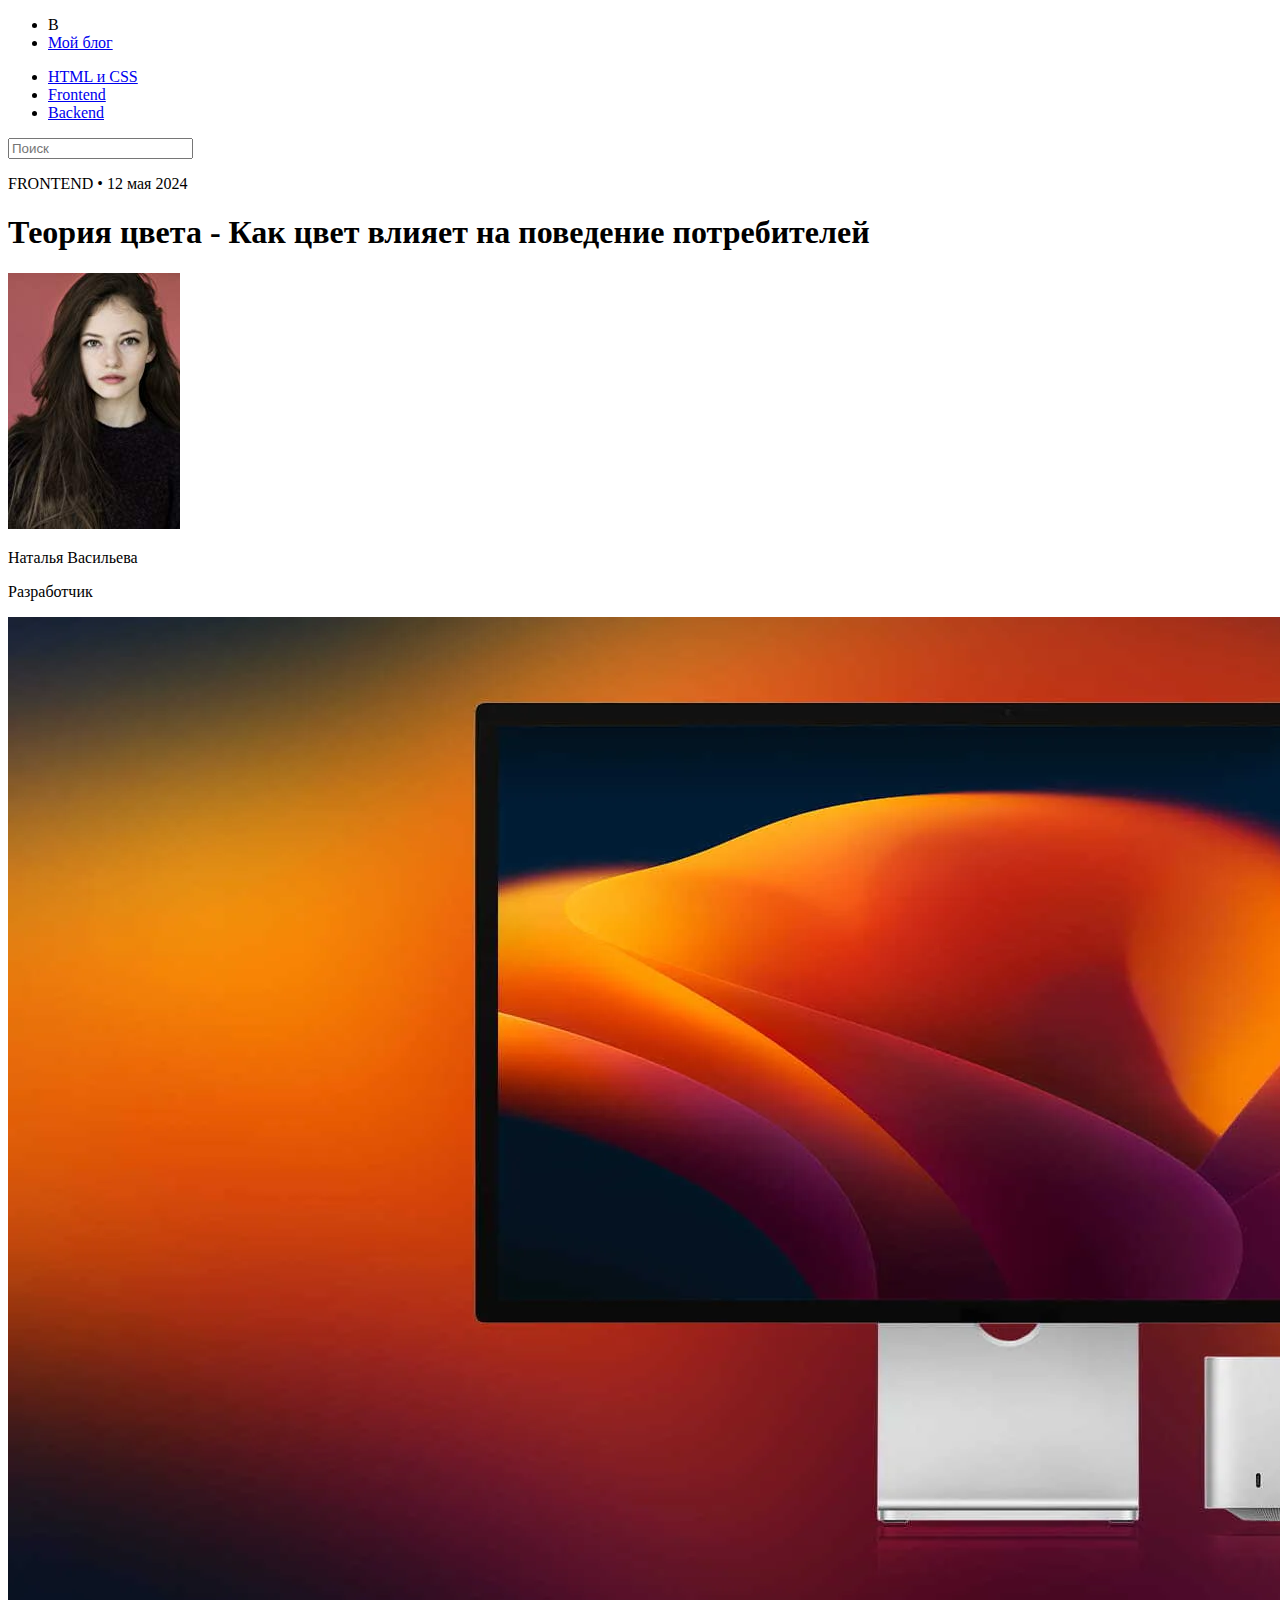
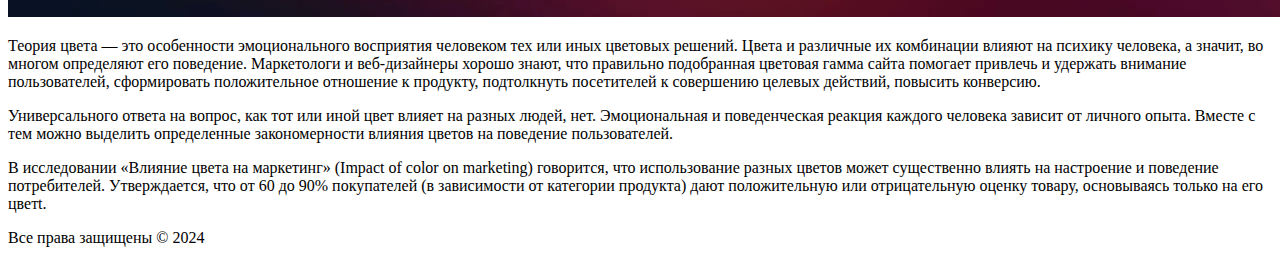
<file: 1-blog/index.html>
<!DOCTYPE html>
<html lang="ru">

<head>
    <meta charset="UTF-8">
    <meta name="viewport" content="width=device-width, initial-scale=1.0">
    <title>Мой блог</title>
</head>

<body>
    <header>
        <div class='logo'>
            <ul>
                <li>В</li>
                <li>
                    <a href="#">Мой блог</a>
                </li>
            </ul>
        </div>
        <nav>
            <ul>
                <li>
                    <a href="#">HTML и CSS</a>
                </li>
                <li>
                    <a href="#">Frontend</a>
                </li>
                <li>
                    <a href="#">Backend</a>
                </li>
            </ul>
        </nav>
        <div class='search'>
            <form action="#">
                <input 
                type="text" 
                placeholder="Поиск" 
                name="search_form" 
                id="search_form">
            </form>
        </div>
    </header>
    <article>
        <div>
            <p>
                <span>FRONTEND</span>
                <span>&bull;</span>
                <time datetime="2024-05-12">12 мая 2024</time>
            </p>
            <h1>Теория цвета - Как цвет влияет на поведение потребителей</h1>
            <div>
                <img src="./images/debdc3f275a19554e34f56b7ae22bd8b.png" alt="Изображение автора">
            </div>
            <div>
                <p>Наталья Васильева</p>
                <p>Разработчик</p>
            </div>
        </div>

        <section>
            <img src="./images/4f3f91ff718dae25d01f84692996a2cd.png" alt="Изображение монитора">
            <div>
                <p>Теория цвета — это особенности эмоционального восприятия человеком тех или иных цветовых решений.
                    Цвета и
                    различные
                    их
                    комбинации влияют на психику человека, а значит, во многом определяют его поведение. Маркетологи и
                    веб-дизайнеры
                    хорошо
                    знают, что правильно подобранная цветовая гамма сайта помогает привлечь и удержать внимание
                    пользователей,
                    сформировать
                    положительное отношение к продукту, подтолкнуть посетителей к совершению целевых действий, повысить
                    конверсию.
                </p>

                <p>Универсального ответа на вопрос, как тот или иной цвет влияет на разных людей, нет. Эмоциональная и
                    поведенческая
                    реакция каждого человека зависит от личного опыта. Вместе с тем можно выделить определенные
                    закономерности
                    влияния
                    цветов на поведение пользователей.
                </p>

                <p>В исследовании «Влияние цвета на маркетинг» (Impact of color on marketing) говорится, что
                    использование
                    разных
                    цветов
                    может существенно влиять на настроение и поведение потребителей. Утверждается, что от 60 до 90%
                    покупателей (в
                    зависимости от категории продукта) дают положительную или отрицательную оценку товару, основываясь
                    только на его
                    цветt.
                </p>
            </div>
        </section>
    </article>
    <footer>
        <p>Все права защищены &copy; 2024</p>
    </footer>
</body>
</file>
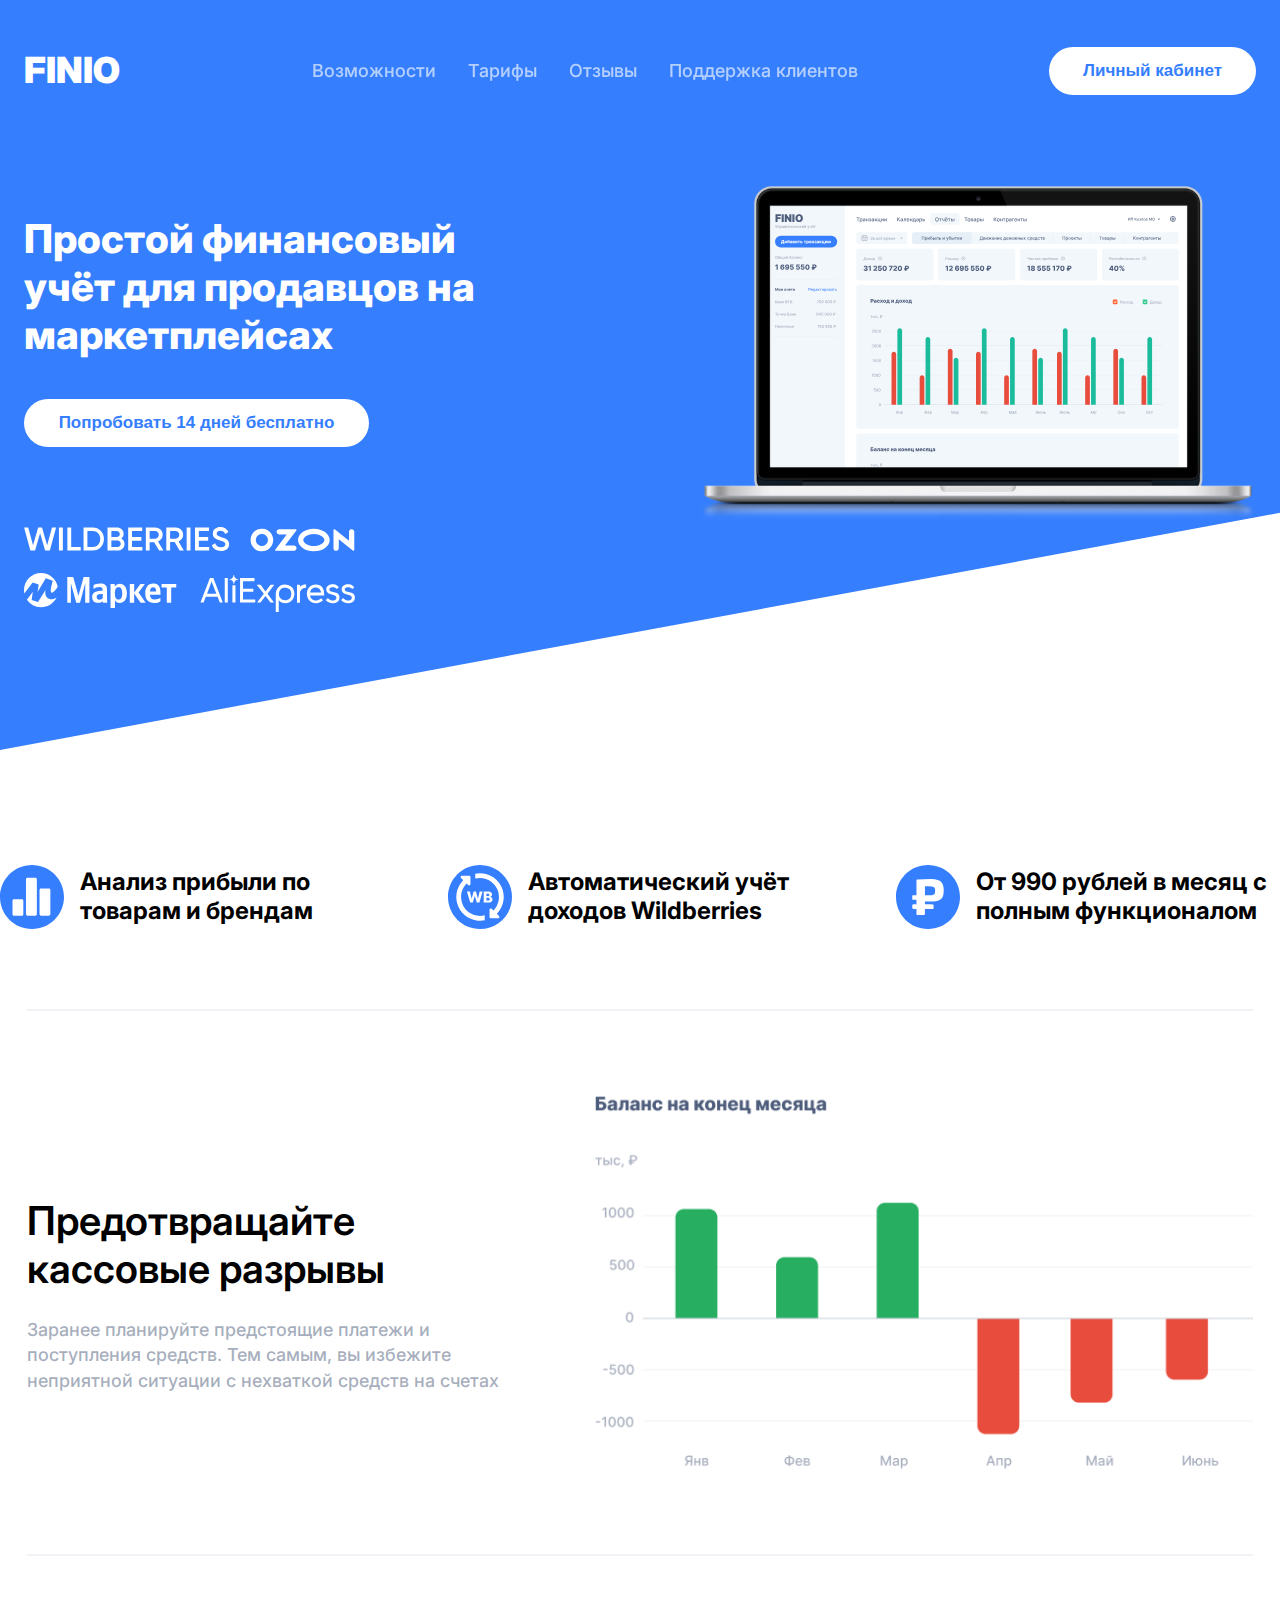
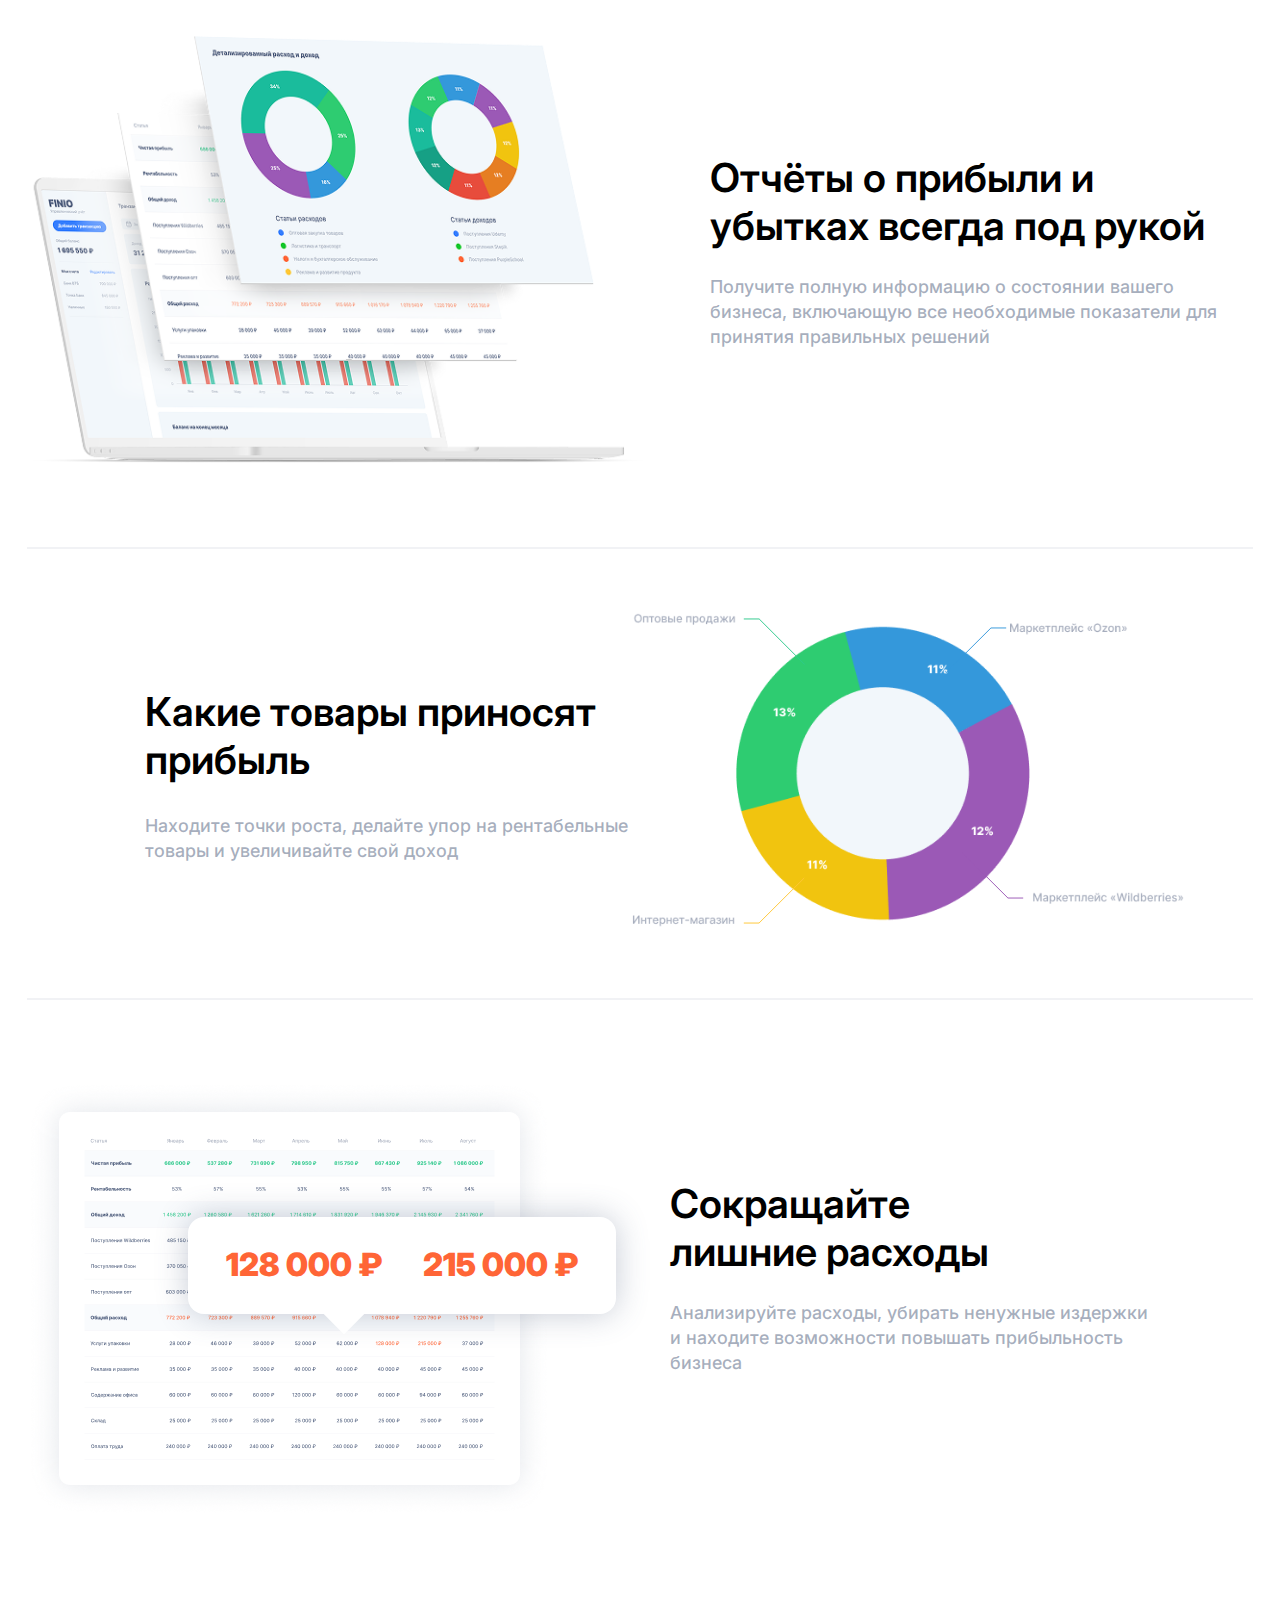
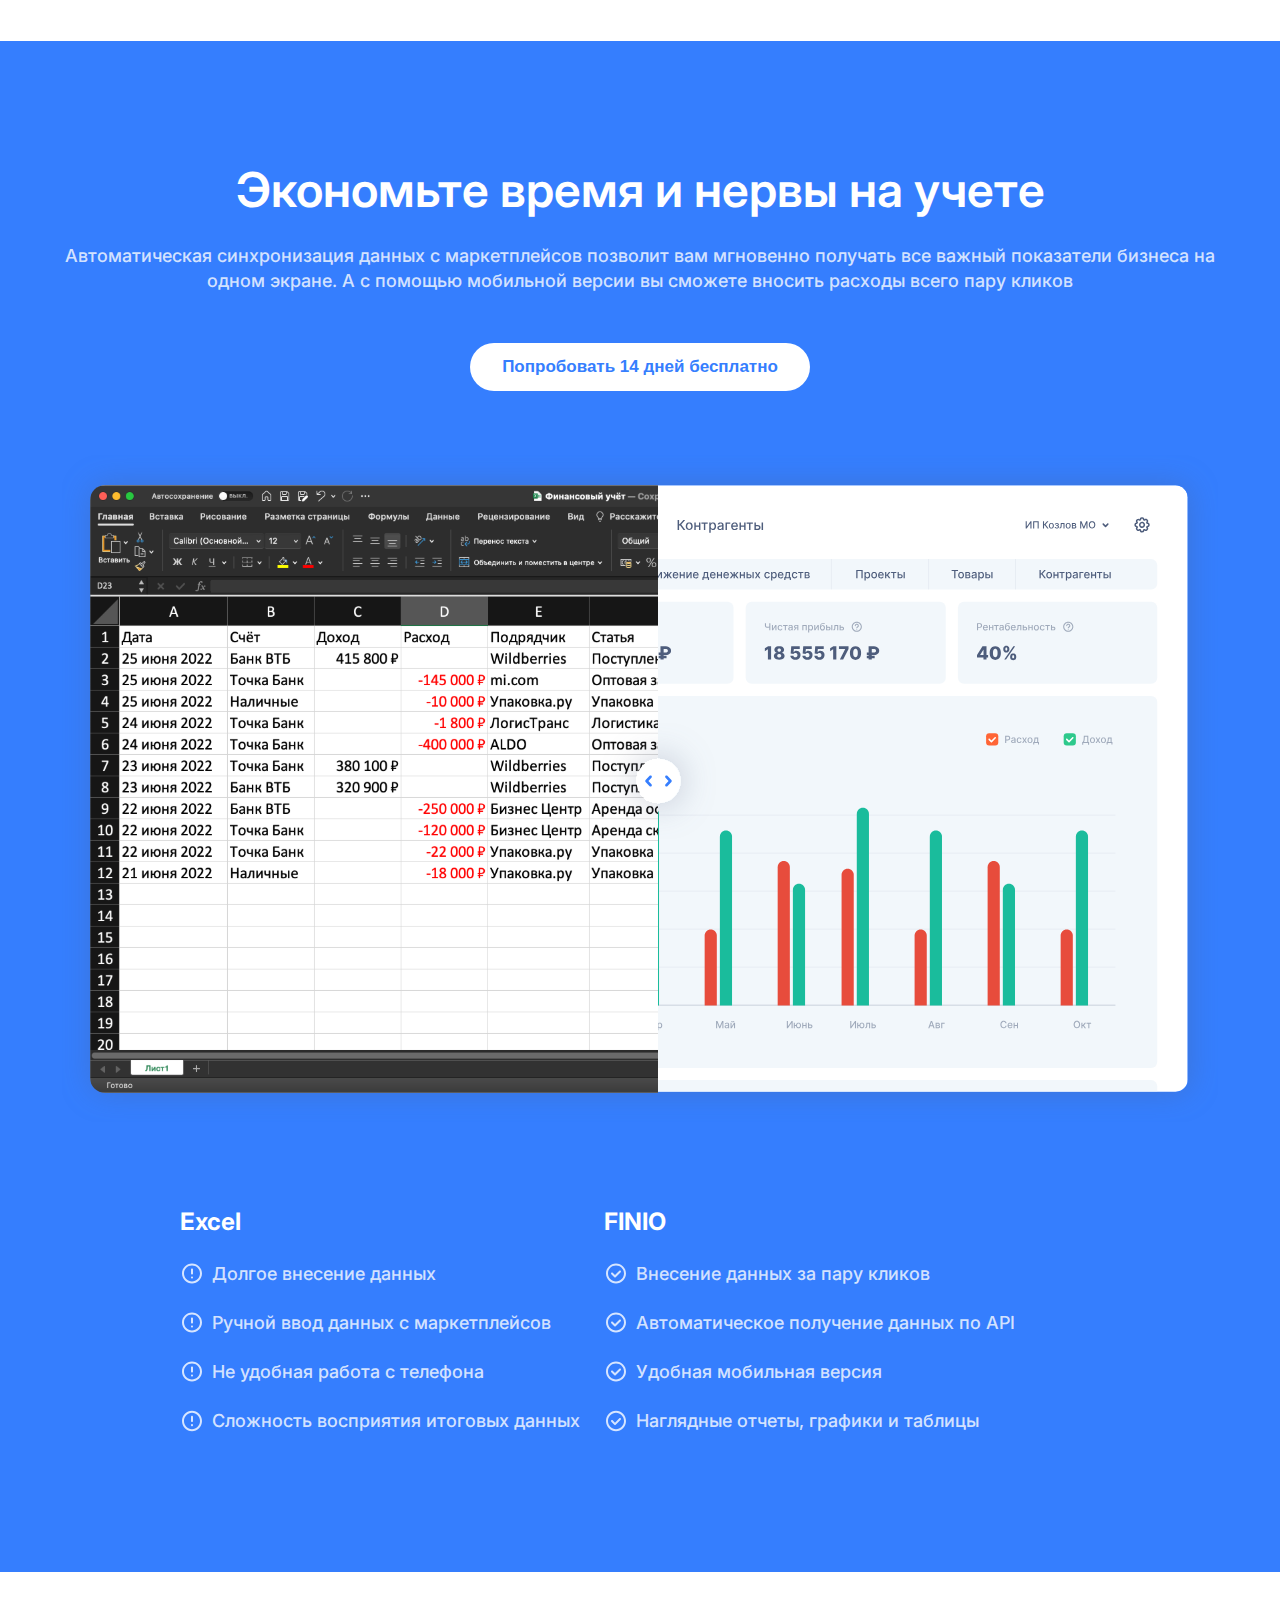
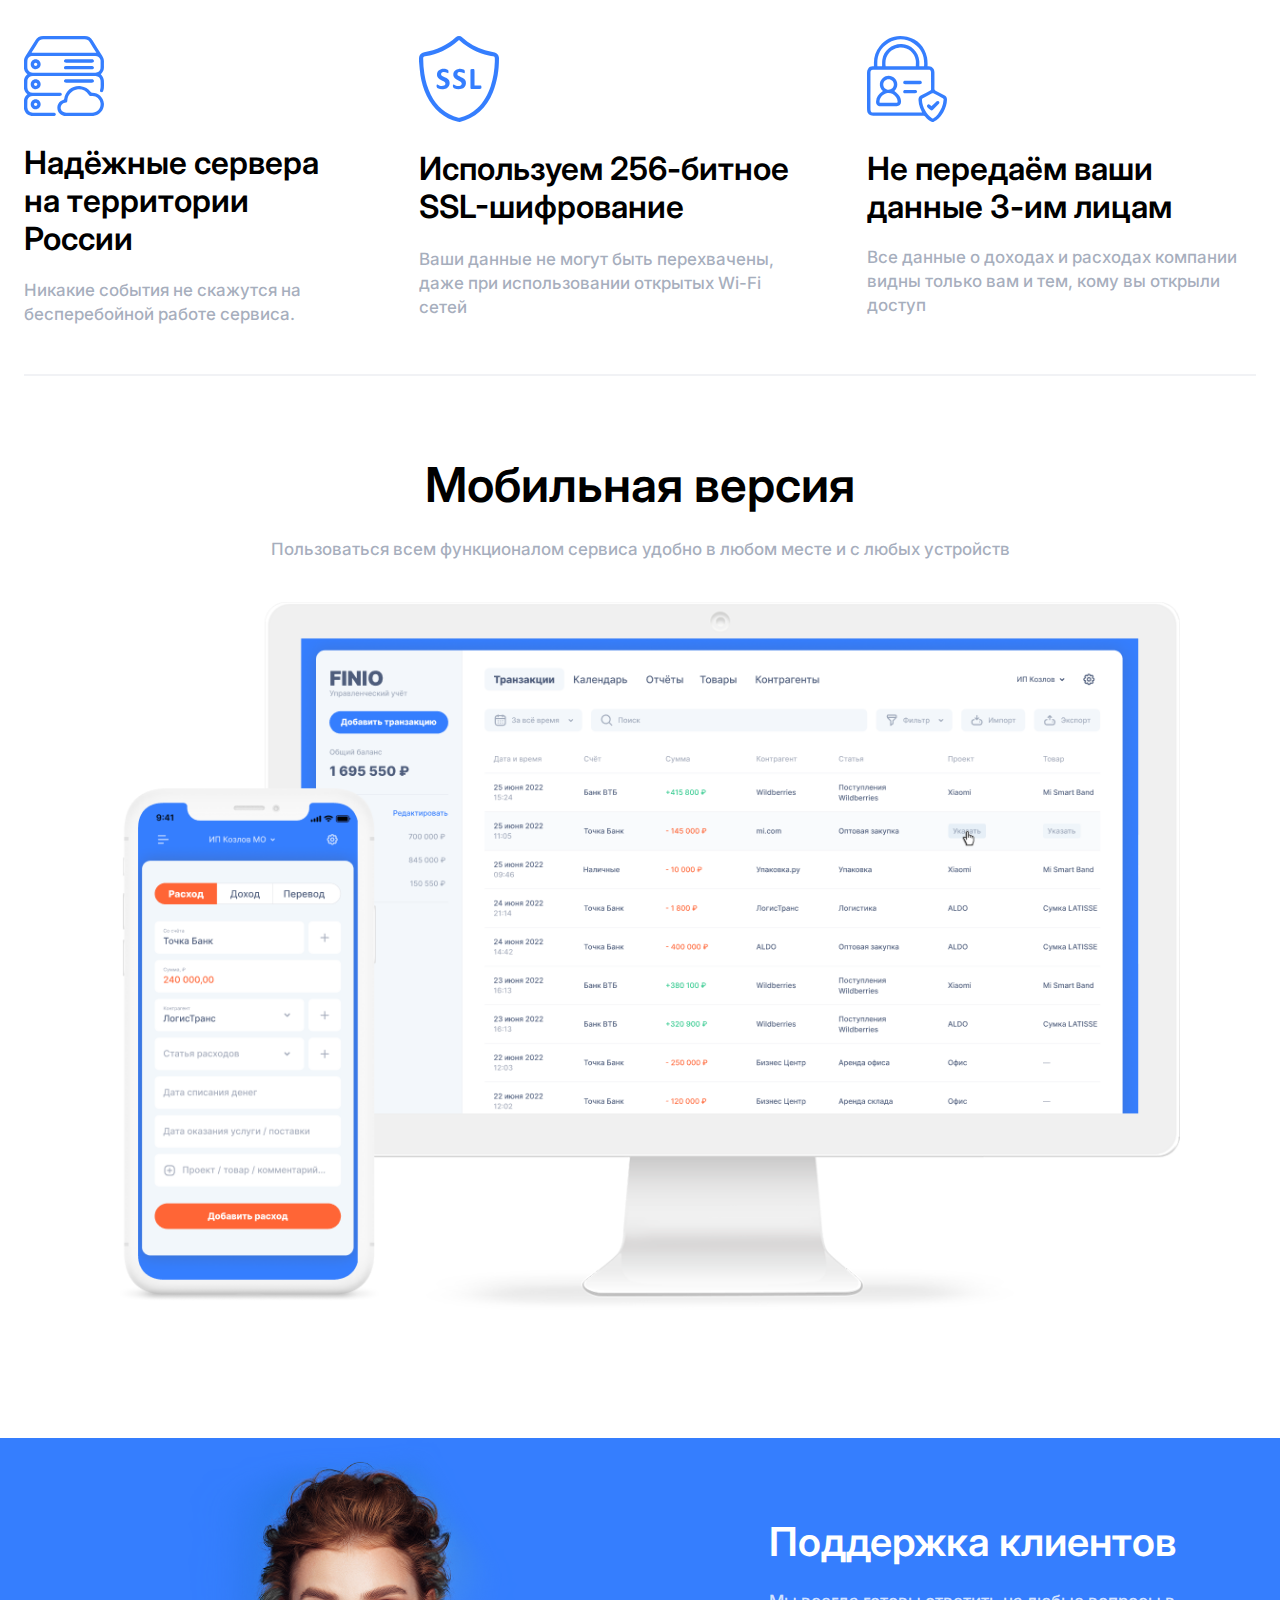
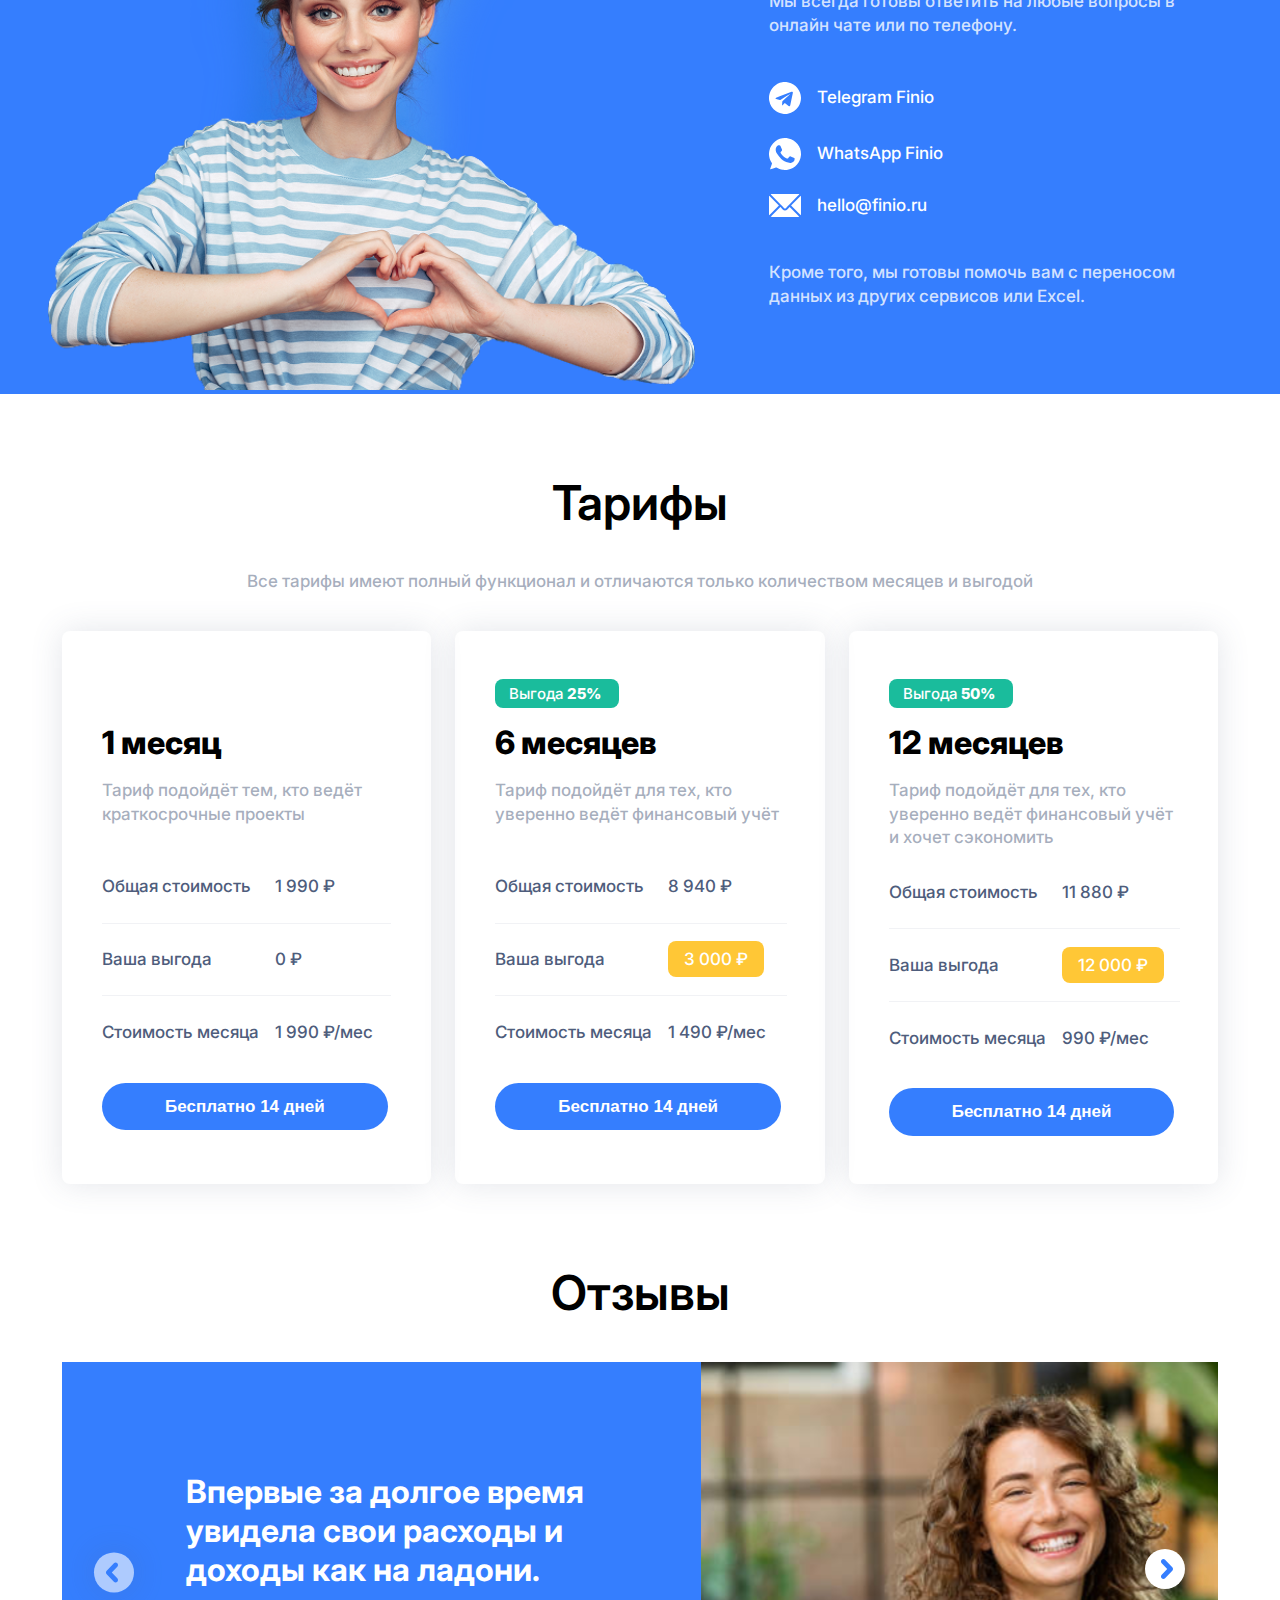
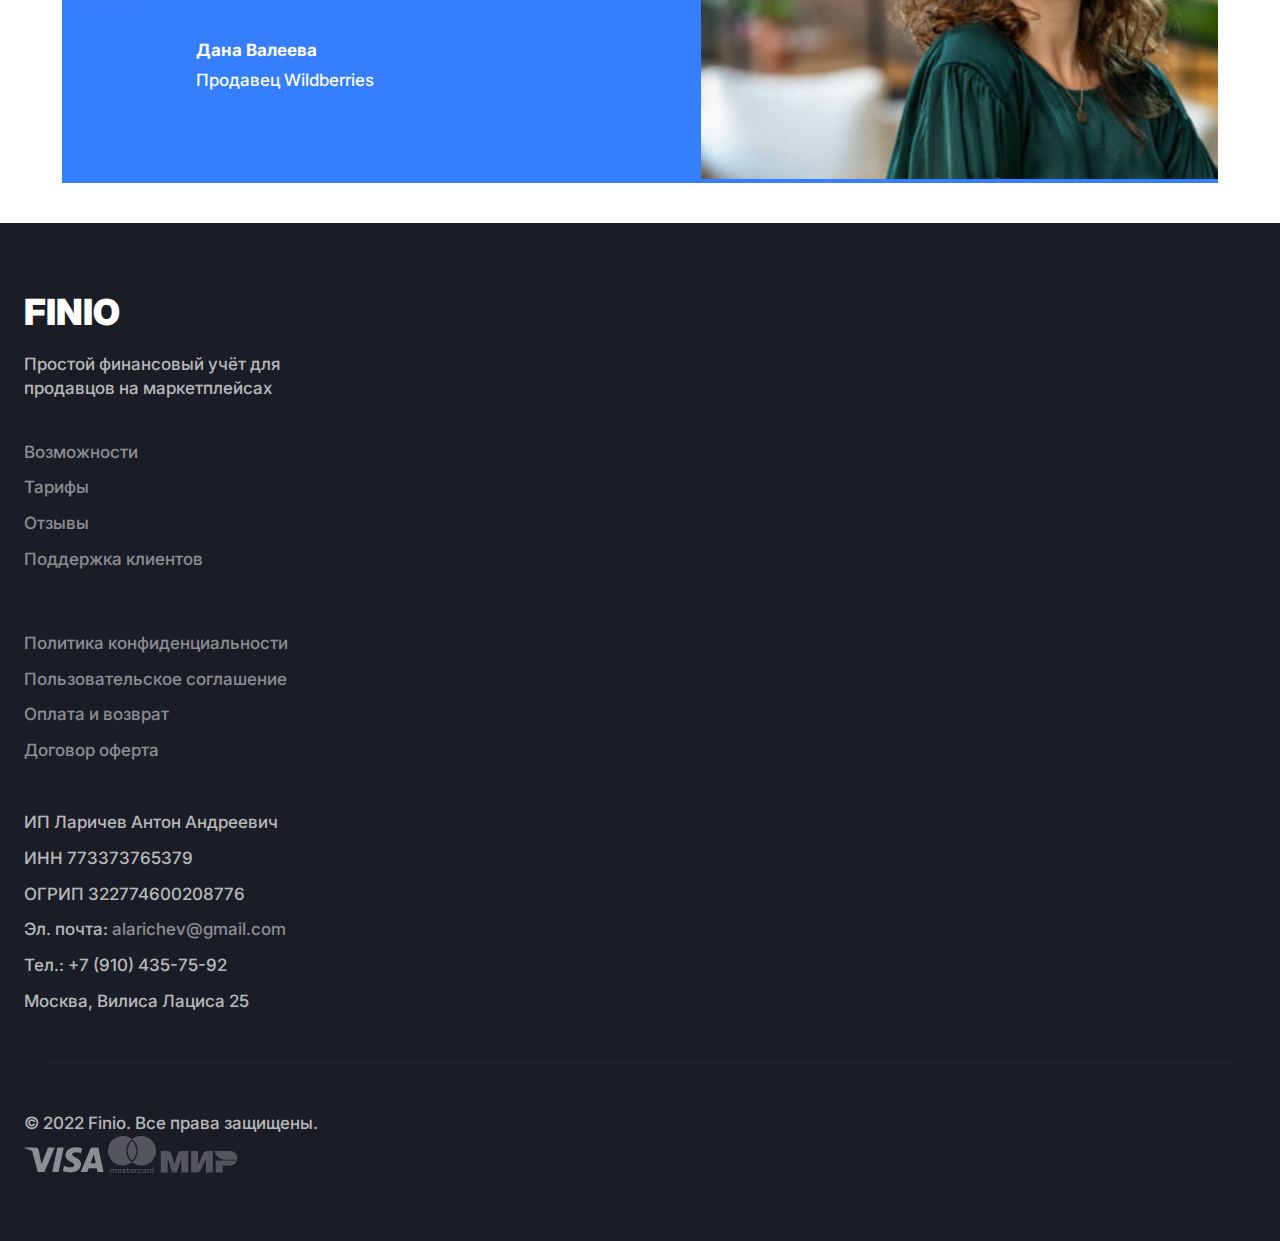
<file: 3-Finio/index.html>
<!DOCTYPE html>
<html lang="ru">

	<head>
		<meta charset="UTF-8">
		<meta name="viewport" content="width=device-width, initial-scale=1.0">
		<title>Finio</title>
		<link rel="preconnect" href="https://fonts.googleapis.com">
		<link rel="preconnect" href="https://fonts.gstatic.com" crossorigin>
		<link
			href="https://fonts.googleapis.com/css2?family=Inter:ital,opsz,wght@0,14..32,100..900;1,14..32,100..900&display=swap"
			rel="stylesheet">
		<link rel="stylesheet" href="./styles/header.css">
		<link rel="stylesheet" href="./styles/components.css">
		<link rel="stylesheet" href="./styles/global.css">
		<link rel="stylesheet" href="./styles/page.css">
		<link rel="stylesheet" href="./styles/footer.css">
	</head>

	<body>
		<header class="header">
			<div class="header__wrapper">
				<a href="#" class="header-logo">finio</a>
				<nav class="header-menu">
					<ul class="header-menu-list">
						<li class="header-menu-item">
							<a class="header-menu-link" href="#">Возможности</a>
						</li>
						<li class="header-menu-item">
							<a class="header-menu-link" href="#">Тарифы</a>
						</li>
						<li class="header-menu-item">
							<a class="header-menu-link" href="#">Отзывы</a>
						</li>
						<li class="header-menu-item">
							<a class="header-menu-link" href="#">Поддержка клиентов</a>
						</li>
					</ul>
				</nav>
				<button class="button button__account" type="button">Личный кабинет</button>
				<button class="header__mobile-menu-button" type="button">
					<img src="./images/menu.svg" alt="Мобильное меню">
				</button>
			</div>
			<div class="header__line">
			</div>
		</header>
		<section class="section-cut">
			<div class="hero">
				<div class="hero__left">
					<h1 class="hero__h1">Простой финансовый учёт для продавцов на маркетплейсах</h1>
					<div class="hero__cta">
						<button class="button button__cta" type="button">Попробовать 14 дней бесплатно</button>
						<img class="hero__marcetplaces" src="./images/marketplaces.svg" alt="Маркетплейсы">
					</div>
				</div>
			</div>
		</section>
		<section class="section-laptop">
			<img class="hero-laptop__img" src="./images/finio-accounting.svg" alt="Управленческий учёт">
		</section>
		<section class="section-options">
			<div class="options">
				<div class="options__group">
					<img class="icon-options" src="./images/icon/icon-diagram.svg" alt="Иконка даиграммы">
					<p class="options__text">
						Анализ прибыли по товарам и брендам
					</p>
				</div>
				<div class="options__group">
					<img class="icon-options" src="./images/icon/icon-wb.svg" alt="Иконка Wb">
					<p class="options__text">
						Автоматический учёт доходов Wildberries
					</p>
				</div>
				<div class="options__group">
					<img class="icon-options" src="./images/icon/icon-ru.svg" alt="Иконка валюты">
					<p class="options__text">
						От 990 рублей в месяц с полным функционалом
					</p>
				</div>
			</div>
		</section>
		<section class="section section-advantage">
			<div class="border-line"></div>
			<div class="advantage">
				<div>
					<h2 class="advantage__h2">Предотвращайте<br> кассовые разрывы</h2>
					<p class="advantageText">Заранее планируйте предстоящие платежи и поступления средств. Тем самым, вы
						избежите
						неприятной ситуации с нехваткой
						средств на счетах</p>
				</div>
				<div>
					<img src="./images/adv/adv1.png" alt="Гистограмма" id="advantageImg">
				</div>
			</div>
			<div class="border-line">
			</div>
			<div class="advantage-reverse">
				<div>
					<h2 class="advantage__h2">Отчёты о прибыли и<br> убытках всегда под рукой</h2>
					<p class="advantageText advantage-reverseText">Получите полную информацию о состоянии вашего
						бизнеса, включающую все необходимые показатели для принятия правильных
						решений</p>
				</div>
				<div>
					<img src="./images/adv/adv2.png" alt="Слои Отчётов">
				</div>
			</div>
			<div class="border-line">
			</div>
			<div class="advantage-2">
				<div>
					<h2 class="advantage__h2 advantage-2__h2">Какие товары приносят прибыль</h2>
					<p class="advantageText advantageText-2">Находите точки роста, делайте упор на рентабельные товары и
						увеличивайте
						свой доход</p>
				</div>
				<div class="advantage-diagram">
					<img class="advantage-diagram__img" src="./images/adv/adv3.png" alt="Круглая диаграмма">
					<img class="advantage-diagram-blue item-adv" src="./images/adv/Vector-blu.svg" alt="Вектор синий">
					<img class="advantage-diagram-purple item-adv" src="./images/adv/Vector-pur.svg"
						alt="Вектор сиреневый">
					<img class="advantage-diagram-yellow item-adv" src="./images/adv/Vector-yel.svg"
						alt="Вектор желтый">
					<img class="advantage-diagram-green item-adv" src="./images/adv/Vector-gr.svg" alt="Вектор зеленый">
				</div>
			</div>
			<div class="border-line">
			</div>
			<div class="advantage-reverse-2">
				<div class="advantage-reverse-text item__reverse-2">
					<h2 class="advantage__h2 item__reverse-2-h2">Сокращайте <br class="br">лишние расходы</h2>
					<p class="advantageText">Анализируйте расходы, убирать ненужные издержки и находите возможности
						повышать прибыльность бизнеса</p>
				</div>
				<div class="advantage-table">
					<img class="advantage-table__img" src="./images/adv/adv4.png" alt="Таблица доходов">
					<div class="advantage-table__amount">
						<div>128 000 ₽</div>
						<div>215 000 ₽</div>
					</div>
					<div class="advantage-table__triangle">
						<img src="./images/adv/triangle.svg" alt="Треугольник">
					</div>
				</div>
			</div>
		</section>
		<section class="section-blue">
			<div class="blue-wrapper">
				<div class="blue-header">
					<h2 class="blue-header__h2">Экономьте время и нервы на учете</h2>
					<p class="blue-header__text">Автоматическая синхронизация данных с маркетплейсов позволит вам
						мгновенно получать все важный показатели бизнеса на
						одном экране. А с помощью мобильной версии вы сможете вносить расходы всего пару кликов</p>
					<button class="button button-blueSection" type="button">Попробовать 14 дней бесплатно</button>
				</div>
				<div class="blue-main">
					<img class="blue-main__preview-excel" src="./images/preview-report-1.svg" alt="Отчёт превью эксель">
					<img class="blue-main__preview-finio" src="./images/preview-report-2.svg" alt="Отчёт превью финио">
					<img class="blue-main__switch" src="./images/switch.svg" alt="Кнопка переключения">
				</div>
				<div class="blue-footer">
					<div class="blue-footer__box">
						<ul class="blue-footer__list">
							<li class="blue-footer__first">Excel</li>
							<li class="blue-footer__item">
								<img src="./images/exclamation-circle.svg" alt="Иконка восклицательный знак">
								<p>Долгое внесение данных</p>
							</li>
							<li class="blue-footer__item">
								<img src="./images/exclamation-circle.svg" alt="Иконка восклицательный знак">
								<p>Ручной ввод данных с маркетплейсов</p>
							</li>
							<li class="blue-footer__item">
								<img src="./images/exclamation-circle.svg" alt="Иконка восклицательный знак">
								<p>Не удобная работа с телефона</p>
							</li>
							<li class="blue-footer__item">
								<img src="./images/exclamation-circle.svg" alt="Иконка восклицательный знак">
								<p>Сложность восприятия итоговых данных</p>
							</li>
						</ul>
					</div>
					<div class="blue-footer__box">
						<ul class="blue-footer__list">
							<li class="blue-footer__first">FINIO</li>
							<li class="blue-footer__item">
								<img src="./images/check-circle.svg" alt="Иконка галочка">
								<p>Внесение данных за пару кликов</p>
							</li>
							<li class="blue-footer__item">
								<img src="./images/check-circle.svg" alt="Иконка галочка">
								<p>Автоматическое получение данных по API</p>
							</li>
							<li class="blue-footer__item">
								<img src="./images/check-circle.svg" alt="Иконка галочка">
								<p>Удобная мобильная версия</p>
							</li>
							<li class="blue-footer__item">
								<img src="./images/check-circle.svg" alt="Иконка галочка">
								<p>Наглядные отчеты, графики и таблицы</p>
							</li>
						</ul>
					</div>
				</div>
			</div>
		</section>
		<section class="section-group">
			<div class="dataSafety">
				<div class="dataSafety-column">
					<img class="dataSafety-column__img" src="./images/icon/server-icon 1.svg" alt="Иконака сервера">
					<h3 class="dataSafety_h3">Надёжные сервера на территории России</h3>
					<p class="dataSafety_text">Никакие события не скажутся на бесперебойной работе сервиса.</p>
				</div>
				<div class="dataSafety-column">
					<img class="dataSafety-column__icon" src="./images/icon/ssl-icon.svg" alt="Иконка безопасность">
					<h3 class="dataSafety_h3-second">Используем 256-битное SSL-шифрование</h3>
					<p class="dataSafety_text">Ваши данные не могут быть перехвачены, даже при использовании открытых
						Wi-Fi сетей</p>
				</div>
				<div class="dataSafety-column">
					<img class="dataSafety-column__icon" src="./images/icon/security-icon.svg"
						alt="Иконка конфиденциальность">
					<h3 class="dataSafety_h3">Не передаём ваши данные 3-им лицам</h3>
					<p class="dataSafety_text">Все данные о доходах и расходах компании видны только вам и тем, кому вы
						открыли доступ</p>
				</div>
			</div>
			<div class="wrapper-border">
				<div class="border-line"></div>
			</div>
			<div class="mobile-version__header">
				<h2 class="mobile-version__h2">Мобильная версия</h2>
				<p class="mobile-version__text">Пользоваться всем функционалом сервиса удобно в любом месте и с любых
					устройств</p>
			</div>
			<div class="mobile-version__img">
				<img src="./images/mobile.png" alt="Мобильная версия финио">
			</div>
			<div class="customer">
				<div class="customer__img">
					<img src="./images/customer-support.png" id="customerImg" alt="Изображение девушки">
				</div>
				<div class="customer__right">
					<div>
						<h2 class="customer__h2">Поддержка клиентов</h2>
						<p class="customer__text">Мы всегда готовы ответить на любые вопросы в онлайн чате или по
							телефону.</p>
						<div class="customer__contacts">
							<div class="customer-social">
								<img src="./images/icon/tg-icon.svg" alt="Иконка телеграм">
								<a href="#">Telegram Finio</a>
							</div>
							<div class="customer-social">
								<img src="./images/icon/wts-icon.svg" alt="Иконка телеграм">
								<a href="#">WhatsApp Finio</a>
							</div>
							<div class="customer-social">
								<img src="./images/icon/mail-icon.svg" alt="Иконка телеграм">
								<a href="mailto:hello@finio.ru">hello@finio.ru</a>
							</div>
						</div>
						<p class="customer__text">Кроме того, мы готовы помочь вам с переносом данных из других сервисов
							или Excel.</p>
					</div>
				</div>
		</section>
		<section class="section section-trfRvw">
			<div class="headling-trfRvw">
				<h2 class="headling__trfRvw-top">Тарифы</h2>
				<p class="headling__trfRvw-bottom">Все тарифы имеют полный функционал и отличаются только количеством
					месяцев и выгодой</p>
			</div>
			<div class="tariff_wrapper">
				<div class="tariff-card">
					<div class="tariff">
						<h2 class="tariff__h2">1 месяц</h2>
						<p class="tariff__text">Тариф подойдёт тем, кто ведёт краткосрочные проекты</p>
						<div class="tariff__body">
							<p>Общая стоимость</p>
							<p>1 990 ₽</p>
							<span class="tariff__line"></span>
							<p>Ваша выгода</p>
							<p>0 ₽</p>
							<span class="tariff__line"></span>
							<p>Стоимость месяца</p>
							<p>1 990 ₽/мес</p>
						</div>
						<button class="button button__tariff" type="button">Бесплатно 14 дней</button>
					</div>
				</div>
				<div class="tariff-card">
					<div class="tariff tariff_per">
						<div class="tariff__benefit">Выгода <span class="percent">25%</span></div>
						<h2 class="tariff__h2">6 месяцев</h2>
						<p class="tariff__text">Тариф подойдёт для тех, кто уверенно ведёт финансовый учёт</p>
						<div class="tariff__body">
							<p>Общая стоимость</p>
							<p>8 940 ₽</p>
							<span class="tariff__line"></span>
							<p>Ваша выгода</p>
							<p><span class="yellow-tag">3 000 ₽</span></p>
							<span class="tariff__line"></span>
							<p>Стоимость месяца</p>
							<p>1 490 ₽/мес</p>
						</div>
						<button class="button button__tariff" type="button">Бесплатно 14 дней</button>
					</div>
				</div>
				<div class="tariff-card">
					<div class="tariff tariff_per">
						<div class="tariff__benefit">Выгода <span class="percent">50%</span></div>
						<h2 class="tariff__h2 tariff__h2-last">12 месяцев</h2>
						<p class="tariff__text tariff__text-last">Тариф подойдёт для тех, кто уверенно ведёт
							финансовый
							учёт и хочет сэкономить</p>
						<div class="tariff__body">
							<p>Общая стоимость</p>
							<p>11 880 ₽</p>
							<span class="tariff__line"></span>
							<p>Ваша выгода</p>
							<p><span class="yellow-tag">12 000 ₽</span></p>
							<span class="tariff__line"></span>
							<p>Стоимость месяца</p>
							<p>990 ₽/мес</p>
						</div>
						<button class="button button__tariff" type="button">Бесплатно 14 дней</button>
					</div>
				</div>
			</div>
			<div class="headling-trfRvw">
				<h2 class="headling__trfRvw-top">Отзывы</h2>
				<div class="reviews">
					<img class="reviews-box__arrow" src="./images/button-arrow-ghost.svg" alt="Кнопка переключения влево">
					<div class="reviews-box">
						<h3 class="reviews-box__h3">Впервые за долгое время увидела свои расходы и доходы как на ладони.</h3>
						<div class="person-info">
							<p class="person-info__name">Дана Валеева</p>
							<p class="person-info__profession">Продавец Wildberries</p>
						</div>
						<div>
							<img class="meatballs-menu" src="./images/meatballs-menu.svg" alt="меню Горизонтальное меню из точек">
						</div>
					</div>
					<div class="reviews-box__right">
						<img class="reviews-box__img" src="./images/person-info.svg" alt="Изображение продавца">
					<div>
						<img class="reviews-box__arrow-right" src="./images/button-arrow-active.svg" alt="Кнопка переключения вправо">
					</div>
		
				</div>
				</div>
			</div>
		</section>
		<footer class="footer">
			<div class="footer__wrapper">
				<div class="footer-head">
					<div class="footer-block footer-block__logo">
						<a href="#" class="header-logo">finio</a>
						<p class="footer-block__item">Простой финансовый учёт для продавцов на маркетплейсах</p>
					</div>
					<div class="footer-main">
						<nav class="footer-menu">
							<ul class="footer-menu-list">
								<li class="footer-menu-item">
									<a class="footer-menu-link" href="#">Возможности</a>
								</li>
								<li class="footer-menu-item">
									<a class="footer-menu-link" href="#">Тарифы</a>
								</li>
								<li class="footer-menu-item">
									<a class="footer-menu-link" href="#">Отзывы</a>
								</li>
								<li class="footer-menu-item">
									<a class="footer-menu-link" href="#">Поддержка клиентов</a>
								</li>
							</ul>
						</nav>
						<nav class="footer-menu">
							<ul class="footer-menu-list">
								<li class="footer-menu-item">
									<a class="footer-menu-link" href="#">Политика конфиденциальности</a>
								</li>
								<li class="footer-menu-item">
									<a class="footer-menu-link" href="#">Пользовательское соглашение</a>
								</li>
								<li class="footer-menu-item">
									<a class="footer-menu-link" href="#">Оплата и возврат</a>
								</li>
								<li class="footer-menu-item">
									<a class="footer-menu-link" href="#">Договор оферта</a>
								</li>
							</ul>
						</nav>
					</div>
					<div class="footer-block footer-block__conact">
						<ul class="footer-contact">
							<li class="footer-contact_item">ИП Ларичев Антон Андреевич</li>
							<li class="footer-contact_item">ИНН 773373765379</li>
							<li class="footer-contact_item">ОГРИП 322774600208776</li>
							<li class="footer-contact_item">Эл. почта: 
								<a class="footer-block__mail" href="mailto:contact@purpleschool.ru">alarichev@gmail.com</a>
							</li>
							<li class="footer-contact_item">Тел.: +7 (910) 435-75-92</li>
							<li class="footer-contact_item">Москва, Вилиса Лациса 25</li>
						</ul>
					</div>
				</div>
				<div class="border-line"></div>
				<div class="footer__copywrite">
					<p class="footer__copywrite__text">© 2022 Finio. Все права защищены.</p>
					<div class="footer__cards">
						<img src="./images/visa.svg" alt="Иконка виза">
						<img src="./images/mastercard.svg" alt="Иконка мастеркард">
						<img src="./images/mir.svg" alt="Иконка мир">
					</div>
				</div>
			</div>
		</footer>	
	</body>

</html>
</file>
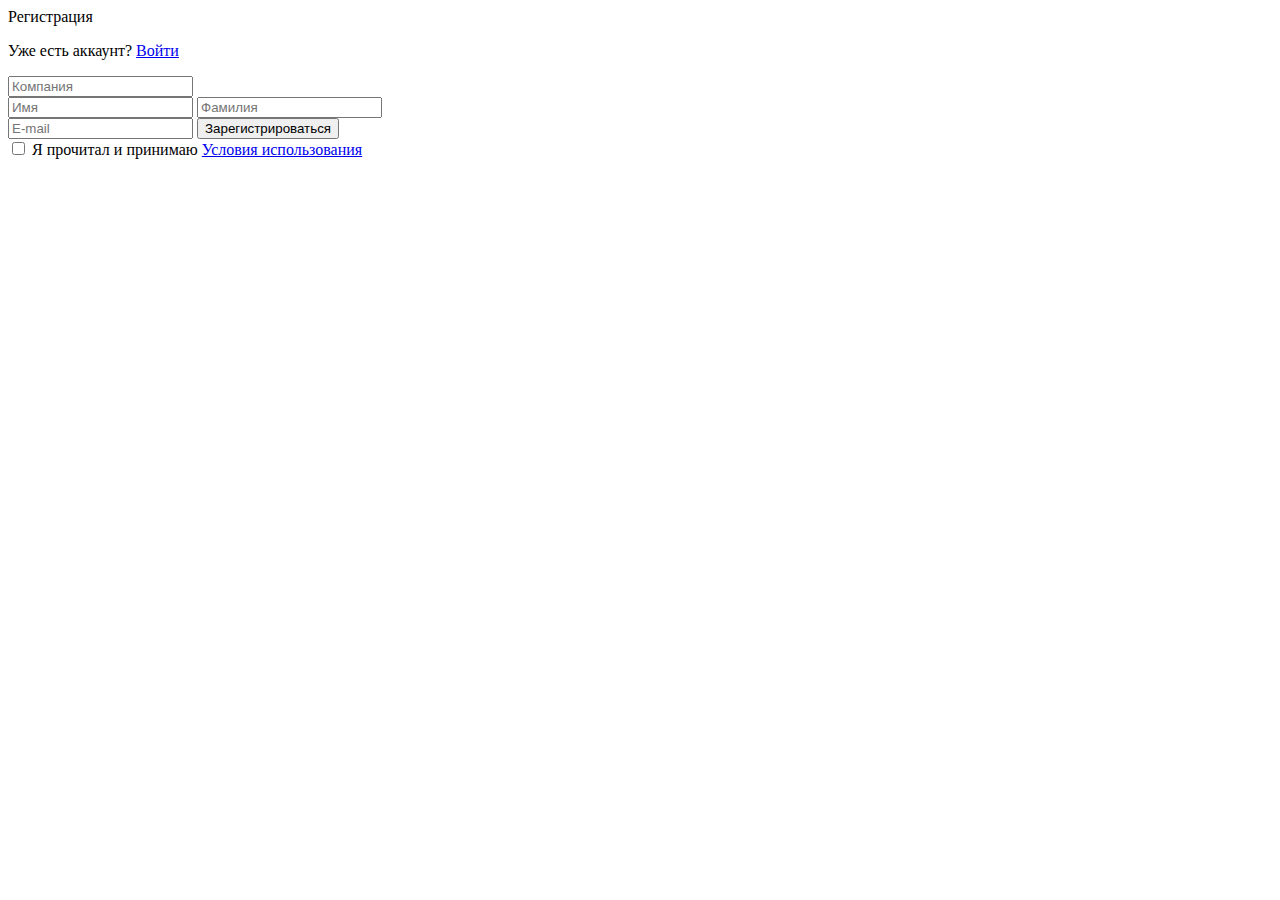
<file: 2-Form/Register.html>
<!DOCTYPE html>
<html lang="ru">

<head>
  <meta charset="UTF-8">
  <meta name="viewport" content="width=device-width, initial-scale=1.0">
  <title>Форма регистрации</title>
</head>

<body>
  <main>
       <div>
          <div>
               <span>Регистрация</span>
               <p>Уже есть аккаунт&#63 <a href="#" target="_blank">Войти</a></p>
          </div>

          <form action="#">
               <input type="text"
                      placeholder="Компания"
                      name="company"
                      id="company">

               <div>
                  <input type="text"
                         placeholder="Имя" 
                         name="firs_tname"
                         id="firstname">
                  <input type="text" 
                         placeholder="Фамилия" 
                         name="last_name"
                         id="lastname">
               </div>
                 <input type="email" 
                        placeholder="E-mail" 
                        name="email"
                        id="E-mail">
                 <button type="submit">Зарегистрироваться</button>
               <div>
                  <input type="checkbox" 
                         name="agreement" 
                         id="agreement" 
                         required>
                  <label for="agreement">
                       <span>Я прочитал и принимаю</span>
                       <a href="#" target="_blank">Условия использования</a>
                  </label>
               </div>
          </form>
      </div>
  </main>
</body>

</html>
</file>
<file: 3-Finio/styles/header.css>
.header {
    background: var(--color-blue);
    margin: 0;
}

.header__wrapper {
    max-width: var(--layout-width);
    display: flex;
    justify-content: space-between;
    align-items: center;
    margin: 0 auto;
    padding: 40px 24px;
    column-gap: 20px;
}

.header-logo {
    font-weight: 900;
    font-size: 36px;
    line-height: var(--line-height-140);
    text-transform: uppercase;
    color: #fff;
}

@media (max-width:1060px) {
    .header-menu {
        display: none;
    }
    .header__wrapper {
        padding: 24px 22px 19px 24px;
    }
    .header-logo {
        font-size: 24px;
    }
}

.header-menu-list {
    list-style: none;
    display: flex;
    gap: 32px;
    cursor: pointer;
    font-weight: var(--font-weight-500);
    font-size: 18px;
    line-height: var(--line-height-140);
    padding: 0;
}

.header-menu-link {
    color: rgba(255, 255, 255, 0.8);
    opacity: 80%;
}

.header__mobile-menu-button {
    display: none;
    background: none;
    border: none;
    cursor: pointer;
    width: 24px;
    height: 24px;
    padding: 0;
}

.header__line {
    display: none;
    border: var(--border-line-header);
    margin: var(--margin-line);
    opacity: 16%;
}

@media (max-width:1060px) {
    .header__mobile-menu-button {
        display: block;
    }

    .header__line {
        display: block;
    }
}
</file>
<file: 3-Finio/styles/components.css>
/* Section */

.section-trfRvw {
    max-width: 1204px;
    margin: 0 auto;
}

.section-cut {
    background: var(--color-blue);
    clip-path: polygon(0 0, 100% 0, 100% 55%, 0 90%);
    margin: 0;
    margin-top: -1px;
}

.section-laptop {
    position: absolute;
    top: 186px;
    left: 700px;
    margin-right: 24px;
}

@media (max-width:1060px) {
    .section-cut {
        clip-path: polygon(0 0, 100% 0, 100% 86%, 0 96%);
        height: 497px;
    }

    .section-laptop {
        display: none;
    }
}
.section-blue {
    background-color: var(--color-blue);
}
.section-advantage {
    max-width: 1274px;
    margin: 0 auto;
}
/* Button */

.button {
    background: var(--color-white);
    border: none;
    font-weight: var(--font-weight-800);
    font-size: 17px;
    line-height: var(--line-height-140);
    cursor: pointer;
    display: inline-block;
    color: var(--color-blue);
    white-space: nowrap;

}

.button__account {
    border-radius: 34px;
    padding: 12px 32px;
    width: 207px;
    height: 48px;
}

@media (max-width:1060px) {
    .button__account {
        display: none;
    }
}

.button:hover {
    background: rgba(255, 255, 255, 0.8);
}

.button__cta {
    padding: 12px 32px;
    border-radius: 34px;
    text-align: center;
    white-space: pre-wrap;
}

@media (max-width:1060px) {
    .button__cta {
        margin-right: 0;
        padding: 12px 24px;

    }
}

.button__tariff {
    padding: 12px 63px;
    border-radius: 47px;
    background: var(--color-blue);
    color: var(--color-white);
   
}
@media (max-width: 375px) {
    .button__tariff {
        padding: 12px 59px;
    }
}
.button__tariff:hover {
    background: var(--color-bg-button-hover);
}
.tariff:hover > .button__tariff {
    background-color: var(--color-white);
    color: var(--color-blue);
    transition-duration: var(--transition-duration);
}



@media (max-width:820px) {
    .tariff_wrapper {
        grid-template-columns: 1fr;
        gap: 24px;
    }

    .headling__top {
        font-size: 36px;
    }

    .headling__bottom {
        margin-bottom: 32px;
    }
}

.button-blueSection {
    margin-bottom: 64px;
    border-radius: 34px;
    padding: 12px 32px;
}
@media (max-width:1060px) {
    .button-blueSection {
        margin-bottom: 48px;
        padding: 12px 23px;
    }
}
</file>
<file: 3-Finio/styles/global.css>
:root {
    --font-weight-500: 500;
    --font-weight-600: 600;
    --font-weight-700: 700;
    --font-weight-800: 800;
    --font-weight-900: 900;

    --color-white: #FFFFFF;
    --color-blue: #357efe;
    --color-bg-button-hover: #216cef;
    --color-bg-dark: #1a1d25;
    --color-text-black: #000000;
    --color-text-grey: rgba(78, 93, 124, 0.5);
    --color-text-grey-05: rgba(255, 255, 255, 0.5);
    --color-text-grey-06: rgba(255, 255, 255, 0.6);
    --color-text-grey-07: rgba(255, 255, 255, 0.7);
    --color-text-grey-08: rgba(255, 255, 255, 0.8);

    --border-line-header: 1px solid #FFFFFF;
    --border-line: 1px solid #4E5D7C;
    --margin-line: 0 24px;

    --line-height-120: 120%;
    --line-height-140: 140%;

    --layout-width: 1392px;
    --container-padding-x: 24px;
    --transition-duration: 0.2s;
}

* {
    box-sizing: border-box;
}

html {
    -webkit-font-smoothing: antialiased;
    -moz-osx-font-smoothing: grayscale;
    text-rendering: optimizeLegibility;
}

body {
    background: var(--color-bg);
    margin: 0;
    padding: 0;
    font-family: "Inter", sans-serif;
    font-style: normal;

}

html, body {
    overflow-x: hidden;
}

a {
    text-decoration: none;
}

a:hover {
    color: var(--color-white);
    opacity: 100%;
}

h1, h2, h3, p {
    margin: 0;
}

a {
    text-decoration: none;
}

a, button {
    transition-duration: var(--transition-duration);
}

img {
    max-width: 100%;
    height: auto;
}

ul {
    list-style: none;
    padding: 0;
}
</file>
<file: 3-Finio/styles/page.css>
/* Hero */

.hero {
    max-width: var(--layout-width);
    padding: 75px 24px 206px;
    margin: 0 auto;

}

.hero__left {
    display: flex;
    flex-direction: column;
    margin-right: auto;
    gap: 40px;
    max-width: 515px;
    justify-content: start;
}

.hero__cta {
    display: flex;
    flex-direction: column;
    max-width: 345px;
    gap: 80px;

}

.hero__marcetplaces {
    max-width: 333px;
}

@media (max-width:1060px) {
    .hero {
        padding: 32px 24px;
    }

    .hero__left {
        gap: 32px;
        justify-items: center;
    }

    .hero__cta {
        gap: 56px;

    }

    .hero__marcetplaces {
        max-width: 264px;

    }
}

.hero__h1 {
    font-family: var(--font-family);
    font-weight: var(--font-weight-800);
    font-size: 40px;
    line-height: var(--line-height-120);
    color: var(--color-white);
    text-align: left;
}

@media (max-width:1060px) {
    .hero__h1 {
        font-size: 32px;
    }
}

/* Options */

.options {
    max-width: 1352px;
    margin: 0 auto;
    display: grid;
    grid-template-columns: repeat(3, 1fr);
    gap: 64px;
    padding: 47px 0 80px;
}

.options__group {
    display: flex;
    align-items: center;
    gap: 16px;
}

.icon-options {
    width: 64px;
    height: 64px;
}

.options__text {
    font-weight: var(--font-weight-700);
    font-size: 24px;
    line-height: var(--line-height-120);
    color: var(--color-text-black);
    padding: 3px 0 3px;
    text-align: start;
}

@media (max-width:1060px) {
    .options {
        max-width: 375px;
        grid-template-columns: 1fr;
        padding: 32px 24px 48px;
        gap: 32px;
        margin: 0;
    }

    .options__group {
        gap: 24px;
    }

    .options__text {
        font-size: 18px;
    }

    .icon-options {
        width: 48px;
        height: 48px;
    }
}

.border-line {
    border: var(--border-line);
    margin: var(--margin-line);
    opacity: 8%;
}

/* Аdvantage */

.advantage {
    display: flex;
    gap: 35px;
    justify-content: space-between;
    align-items: center;
    padding: 63px 24px 38px;
}

.advantage__h2 {
    font-weight: var(--font-weight-600);
    font-size: 40px;
    line-height: var(--line-height-120);
    color: var(--color-text-black);
    margin-bottom: 24px;
}

.advantageText {
    font-weight: 500;
    font-size: 18px;
    line-height: var(--line-height-140);
    color: var(--color-text-grey);
    max-width: 482px;
}

.advantage-reverse {
    display: flex;
    flex-direction: row-reverse;
    justify-content: space-between;
    align-items: center;
    padding: 0 24px;
    max-width: 1279px;
    margin: 80px auto 80px 0;
    gap: 64px;
}

.advantage-reverseText {
    max-width: 565px;
}

.advantage-2 {
    display: flex;
    gap: 0;
    justify-content: center;
    align-items: center;
    padding: 0 24px;
    max-width: 1207px;
    margin: 45px 69px 41px 118px;
}

.advantage-2__h2 {
    margin-bottom: 29px;
    max-width: 566px;
}

.advantageText-2 {
    max-width: 526px;
}

.advantage-diagram {
    position: relative;
}

.advantage-diagram-blue {
    position: absolute;
    top: 9%;
    right: 32%;
}

.advantage-diagram-purple {
    position: absolute;
    bottom: 16%;
    right: 29%;
}

.advantage-diagram-yellow {
    position: absolute;
    top: 78%;
    left: 20%;
}

@media (max-width:425px) {
    .advantage-diagram-yellow {
        top: 71%;
    }
}

.advantage-diagram-green {
    position: absolute;
    top: 6.5%;
    left: 20%;
}

.item-adv {
    width: 63px;
    height: 47px;
}

.advantage-reverse-2 {
    display: flex;
    flex-direction: row-reverse;
    justify-content: start;
    padding: 0 23px 0 24px;
    margin: 80px 0 120px;
}

.advantage-reverse-text {
    padding-top: 100px;
}

.advantage-table {
    position: relative;
    z-index: 1;
    overflow: visible;
    width: 100%;
    max-width: 643px;
}

.advantage-table__amount {
    border-radius: 16px;
    display: flex;
    gap: 41px;
    box-shadow: 0 0 32px 0 rgba(78, 93, 124, 0.32);
    background: var(--color-white);
    padding: 26px 38px;
    font-family: var(--font-family);
    font-weight: var(--font-weight-900);
    font-size: 32px;
    line-height: var(--line-height-140);
    color: #ff6536;
    position: absolute;
    z-index: 2;
    top: 31%;
    left: 25%;
    overflow: visible;
}

.advantage-table__triangle {
    position: absolute;
    z-index: 3;
    top: 47%;
    left: 42%;
    width: 94px;
    height: 47px;
}

@media (max-width:375px) {
    .item-adv {
        width: 32px;
        height: 24px;
    }

    .advantage-diagram-blue {
        top: 20px;
        right: 108px;
    }

    .advantage-diagram-purple {
        top: 156px;
        right: 94px;
    }

    .advantage-diagram-yellow {
        top: 170px;
        right: 230px;
    }

    .advantage-diagram-green {
        top: 15px;
        left: 66px;
    }
}

@media (max-width:1060px) {
    .br {
        display: none;
    }
    .advantage, .advantage-reverse {
        flex-direction: column-reverse;
        gap: 32px;
        margin: 48px 0;
        padding: 0 24px;
    }

    .advantage__h2 {
        font-size: 32px;
    }

    .advantage-2 {
        flex-direction: column-reverse;
        margin: 48px 0;
        gap: 32px;
    }

    .advantage-table {
        max-width: 100%;
        padding-right: 93px;
    }

    .advantage-table__amount {
        padding: 14px 20px;
        font-size: 16px;
        border-radius: 8px;
        top: 32%;
        left: 31%;
        gap: 20px;
        white-space: nowrap;
    }

    .advantage-table__triangle {
        width: 48px;
        height: 24px;
        top: 42%;
        left: 36%;
    }

    .advantage-reverse-2 {
        flex-direction: column-reverse;
        gap: 32px;
        margin: 48px 0 48px;
        align-items: center;
    }

    .item__reverse-2 {
        padding: 0;
    }

    .item__reverse-2-h2 {
        font-size: 32px;
    }
}
@media (max-width:1060px) {
    .advantage-table__amount {
        width: 30vw;
        justify-content: space-around;
        font-size: 20px;
    }
}
@media (max-width:768px) {
    .advantage-table__amount {
            width: 45vw;
            justify-content: space-around;
            font-size: 20px;
            top: 31%;
        }
    .advantage-table__triangle {
        top: 42%;
        left: 44%;
    }
}
@media (max-width:375px) {
    .advantage-table__amount {
        width: 228px;
        font-size: 16px;
        top: 31%;
    }
    .advantage-table__triangle {
        top: 50%;
        left: 47%;
    }
}

/* Blue */

.blue-wrapper {
    max-width: 1156px;
    margin: 0 auto;
    padding: 120px 0;
}
.blue-header {
    text-align: center;
    margin: 0 auto;
}
.blue-header__h2 {
    font-weight: var(--font-weight-600);
    font-size: 48px;
    line-height: var(--line-height-120);
    color: var(--color-white);
    margin-bottom: 24px;
}
.blue-header__text {
    font-weight: var(--font-weight-500);
    font-size: 18px;
    line-height: 140%;
    color: var(--color-text-grey-08);
    margin-bottom: 50px;
}
.blue-main {
    position: relative;
    margin: 0;
    margin-bottom: 64px;
}
.blue-main__preview-excel {
    position: absolute;
    z-index: 2;
    width: 50%;
    top: 3.8%;
    left: 2%;
    padding: 5px;
}
.blue-main__preview-finio {
    z-index: 1;
}
.blue-main__switch {
    position: absolute;
    z-index: 3;
    top: 40%;
    left: 46.6%;
    width: 10%;
}
.blue-footer {
    display: flex;
    gap: 24px;
    max-width: 920px;
    margin: 0 auto;
}
.blue-footer__first {
    font-weight: var(--font-weight-700);
    font-size: 24px;
    line-height: var(--line-height-120);
    color: var(--color-white);
}
.blue-footer__list {
    display: flex;
    flex-direction: column;
    gap: 24px;
    font-weight: var(--font-weight-500);
    font-size: 18px;
    line-height: var(--line-height-140);
    color: var(--color-text-grey-08);
}
.blue-footer__item {
    display: flex;
    gap: 8px;
}
@media (max-width:960px) {
    .blue-footer {
        flex-direction: column;
        gap: 48px;
        margin: 0 auto;
    }
}
@media (max-width:1060px) {
    .blue-header__h2 {
        font-size: 36px;
    }
    .blue-header__text {
        text-align: left;
        margin-bottom: 32px;
    }
    .blue-main__preview-excel {
        padding: 0;
    }
    .blue-wrapper {
        padding: 64px 24px;
    }
    .blue-main {
        margin-bottom: 54px;
    }
}

/* dataSafety */

.dataSafety {
    max-width: 1342px;
    margin: 0 auto;
    padding: 120px 0 80px;
    display: flex;
    gap: 78px;
}

.dataSafety_h3-second {
    margin-bottom: 22px;
    font-weight: var(--font-weight-600);
    font-size: 32px;
    line-height: var(--line-height-120);
    color: var(--color-text-black);
}

.dataSafety img {
    margin-bottom: 24px;
}

.dataSafety_h3 {
    margin-bottom: 20px;
    font-weight: var(--font-weight-600);
    font-size: 32px;
    line-height: var(--line-height-120);
    color: var(--color-text-black);
}

.dataSafety_text {
    font-weight: var(--font-weight-500);
    font-size: 17px;
    line-height: var(--line-height-140);
    color: var(--color-text-grey);
}

@media (max-width:960px) {
    .dataSafety {
        flex-direction: column;
        padding: 64px 24px 48px;
        gap: 32px;
    }

    .dataSafety-column__img {
        width: 64px;
        height: 64px;
    }

    .dataSafety-column__icon {
        width: 64px;
        height: 68px;
    }

    .dataSafety_h3 {
        font-size: 24px;
    }
}

@media(max-width:1380px) {
    .dataSafety {
        padding: 64px 24px 48px;
    }
}

.wrapper-border {
    max-width: 1392px;
    margin: 0 auto;
}

/* mobile-version */

.mobile-version__header {
    max-width: 920px;
    margin: 80px auto 0;
    padding: 0 24px;
}

.mobile-version__h2 {
    font-weight: var(--font-weight-600);
    font-size: 48px;
    line-height: var(--line-height-120);
    text-align: center;
    color: var(--color-text-black);
    margin-bottom: 24px;
}

.mobile-version__text {
    font-weight: 500;
    font-size: 17px;
    line-height: var(--line-height-140);
    text-align: center;
    color: var(--color-text-grey);
}

.mobile-version__img {
    max-width: 1128px;
    margin: 40px auto 120px;
    padding: 0 24px;
    overflow: hidden;

}

@media (max-width:820px) {
    .mobile-version__header {
        margin-top: 48px;
    }

    .mobile-version__h2 {
        font-size: 36px;
    }

    .mobile-version__text {
        text-align: left;
    }

    .mobile-version__img {
        width: 677px;
        margin: 32px auto 64px;
    }
}

/* .customer */

.customer {
    max-width: var(--layout-width);
    margin: 0 auto;
    background-color: var(--color-blue);
    padding: 0 24px;
    display: flex;
    gap: 74px;
}

.customer__left {
    padding: 25px 24px 0;
}

.customer__right {
    max-width: 444px;
    padding: 80px 0 84px 0;
}

.customer__h2 {
    font-weight: var(--font-weight-600);
    font-size: 40px;
    line-height: var(--line-height-120);
    color: var(--color-white);
    margin-bottom: 24px;
}

.customer__text {
    font-weight: var(--font-weight-500);
    font-size: 17px;
    line-height: var(--line-height-140);
    color: var(--color-text-grey-08);
    max-width: 411px;
}

.customer__contacts {
    margin: 40px 0;
    display: flex;
    flex-direction: column;
    gap: 16px;
}

.customer__contacts a {
    font-weight: var(--font-weight-500);
    font-size: 17px;
    line-height: var(--line-height-140);
    color: var(--color-white);
}

.customer-social {
    display: flex;
    gap: 16px;
    justify-content: start;
    align-items: center;
}

.customer-social img {
    padding: 4px 0;
}

.customer__img {
    padding-left: 24px;
}
.customer__img img {
   width: 647px;
}
@media (max-width:1200px) {
    .customer {
        flex-direction: column-reverse;
        gap: 32px;
    }

    .customer__right {
        padding-top: 64px;
    }

    .customer__h2 {
        font-size: 36px;
    }

    .customer__contacts {
        margin: 32px 0;
    }

    .customer__right {
        padding-bottom: 0;
    }
}

/* headling-trfRvw */

.headling-trfRvw {
    text-align: center;
    margin: 80px 0 40px;
    padding: 0 24px;
}

.headling__trfRvw-top {
    margin-bottom: 40px;
    font-family: "Inter", sans-serif;
    font-weight: var(--font-weight-600);
    font-size: 48px;
    line-height: var(--line-height-120);
    text-align: center;
    color: var(--color-text-black);
}

@media (max-width:768px) {
    .headling-trfRvw {
        margin: 64px 0;
    }

    .headling__trfRvw-top {
        margin-bottom: 32px;
    }
}

.headling__trfRvw-bottom {
    margin: 0 0 40px 0;
    font-weight: 500;
    font-size: 17px;
    line-height: var(--line-height);
    text-align: center;
    color: var(--color-text-grey);
}

@media (max-width:730px) {
    .headling__trfRvw-top {
        text-align: left;
        font-size: 36px;
    }

    .headling__trfRvw-bottom {
        text-align: left;
    }
}

/* tariff */

.tariff_wrapper {
    display: grid;
    grid-template-columns: repeat(auto-fit, minmax(300px, 3fr));
    gap: 24px;
    margin-bottom: 80px;
    padding: 0 24px;
}

.tariff {
    padding: 93px 40px 48px 40px;
    margin: 0;
}

@media (max-width:1200px) {
    .tariff_wrapper {
        grid-template-columns: repeat(2, 1fr);
    }
}

@media (max-width:800px) {
    .tariff_wrapper {
        grid-template-columns: 1fr;
    }
}

@media (max-width:400px) {
    .tariff_wrapper {
        grid-template-columns: minmax(0%, 1fr);
    }
}

@media (max-width:800px) {
    .tariff {
        padding: 48px 24px;
    }
}

.tariff_per {
    padding: 48px 38px 48px 40px;
}

@media (max-width:800px) {
    .tariff_per {
        padding: 48px 24px;
    }
}

.tariff__benefit {
    font-weight: var(--font-weight-500);
    font-size: 15px;
    line-height: var(--line-height-140);
    color: var(--color-white);
    border-radius: 8px;
    padding: 4px 14px;
    max-width: 124px;
    height: 29px;
    background: #1abc9c;
}

.tariff__h2 {
    font-weight: var(--font-weight-800);
    font-size: 32px;
    line-height: var(--line-height-120);
    color: var(--color-text-black);
    margin-bottom: 16px;
}

.tariff:hover>.tariff__h2 {
    color: var(--color-white);
    transition-duration: var(--transition-duration);
}

.tariff__text {
    font-weight: var(--font-weight-500);
    font-size: 17px;
    line-height: var(--line-height-140);
    color: var(--color-text-grey);
    margin-bottom: 50px;
}

.tariff:hover>.tariff__text {
    color: var(--color-text-grey-06);
}

.tariff__text-last {
    margin-bottom: 32px;
}

.percent {
    font-weight: 800;
}

.tariff-card {
    border-radius: 8px;
    box-shadow: 0 0 32px 0 rgba(78, 93, 124, 0.16);
}

.tariff-card:hover {
    background-color: var(--color-blue);
}

.tariff__benefit {
    margin-bottom: 16px;
}

.tariff__body {
    display: grid;
    grid-template-columns: repeat(2, 1fr);
    grid-template-rows: repeat(5, 1fr);
    align-items: center;
    white-space: nowrap;
    justify-content: space-between;
    gap: 16px;
    font-weight: var(--font-weight-500);
    font-size: 17px;
    line-height: var(--line-height-120);
    color: #4e5d7c;
    margin-bottom: 40px;
}

.tariff:hover>.tariff__body {
    color: var(--color-white);
}

.yellow-tag {
    border-radius: 8px;
    width: 99px;
    height: 36px;
    background: #ffc736;
    padding: 8px 16px;
    color: var(--color-white);
}

.tariff__line {
    border-bottom: 1px solid rgba(78, 93, 124, 0.08);
    grid-column: 1/3;
}

/* reviews */

.reviews {
    background-color: var(--color-blue);
    display: flex;
}

.reviews-box {
    max-width: 535px;
    padding: 110px 20px 50px;
}

.reviews-box__h3 {
    font-size: 32px;
    color: var(--color-white);
    margin-bottom: 50px;
    text-align: left;
}

.person-info {
    color: var(--color-white);
    text-align: left;
    padding: 0 20px 40px 10px;
    line-height: var(--line-height-140);
}

.person-info__name {
    font-weight: var(--font-weight-700);
    margin-bottom: 8px;
    font-size: 17px;
}

.person-info__profession {
    font-size: 17px;
    font-weight: var(--font-weight-500);
}

.reviews-box__right {
    position: relative;
}

.reviews-box__arrow {
    display: block;
}

.reviews-box__arrow-right {
    position: absolute;
    z-index: 2;
    top: 37%;
    right: 0.2%;
    display: block;
}

.meatballs-menu {
    display: none;
}

@media (max-width: 1200px) {
    .reviews {
        flex-direction: column-reverse;
    }

    .reviews-box {
        max-width: 1100px;
    }

    .reviews-box__arrow,
    .reviews-box__arrow-right {
        display: none;
    }

    .reviews-box__img {
        width: 100%;
    }

    .meatballs-menu {
        display: block;
        margin: 0 auto;
    }

}

@media (max-width: 768px) {
    .headling__trfRvw-top {
        font-size: 36px;
    }

    .reviews-box {
        padding: 0 24px;
        margin: 48px 0;
    }

    .reviews-box__h3 {
        max-width: 100%;
        font-size: 24px;
        margin-bottom: 24px;
    }

    .person-info__name {
        margin: 0;
    }

    .person-info {
        padding: 0 0 48px;
    }
}
</file>
<file: 3-Finio/styles/footer.css>
.footer {
    background: var(--color-bg-dark);
    margin: 0;
}

.footer__wrapper {
    max-width: var(--layout-width);
    margin: 0 auto;
    padding: 80px 24px 39px;
}

.footer-head {
    display: flex;
    gap: 123px;
    margin-bottom: 28px;
}

.footer-block__logo {
    max-width: 283px;
}

.footer-block {
    font-weight: var(--font-weight-500);
    font-size: 17px;
    line-height: var(--line-height-140);
    color: var(--color-text-grey-07);
}

.footer-block__item {
    margin-top: 16px;
}

.footer-main {
    display: flex;
    gap: 151px;
}

.footer-menu-item {
    font-weight: var(--font-weight-500);
    font-size: 17px;
    line-height: var(--line-height-140);
    margin-bottom: 12px;
    white-space: nowrap;
}

.footer-menu-list {
    margin: 0;
}

.footer-menu-link {
    color: var(--color-text-grey-05);
}

.footer-menu-link:hover {
    color: var(--color-white);
}

.footer-block__mail {
    color: var(--color-text-grey-05);
}

.footer-block__mail:hover {
    color: var(--color-white);
}

.footer-contact {
    margin: 0;
}

.footer-contact_item {
    margin-bottom: 12px;
    white-space: nowrap;
}

.footer__copywrite {
    margin-top: 32px;
    display: flex;
    justify-content: space-between;
    align-items: center;
}

.footer__copywrite__text {
    font-weight: var(--font-weight-500);
    font-size: 17px;
    line-height: var(--line-height-140);
    color: var(--color-text-grey-07);
}

@media (max-width: 1400px) {
    .footer-head {
        flex-direction: column;
        gap: 28px;
        margin-bottom: 36px;
    }
    .footer-block__logo {
        margin-bottom: 12px;
    }
    .footer-main {
        flex-direction: column;
    }
    .footer-block__conact {
        margin-top: 8px;
    }
    .footer__copywrite {
        margin-top: 48px;
        flex-direction: column;
        align-items: flex-start;
    }
    .footer__wrapper {
        padding: 64px 24px 64px;
    }
    .footer-main {
        gap: 48px;
    }
}
</file>
